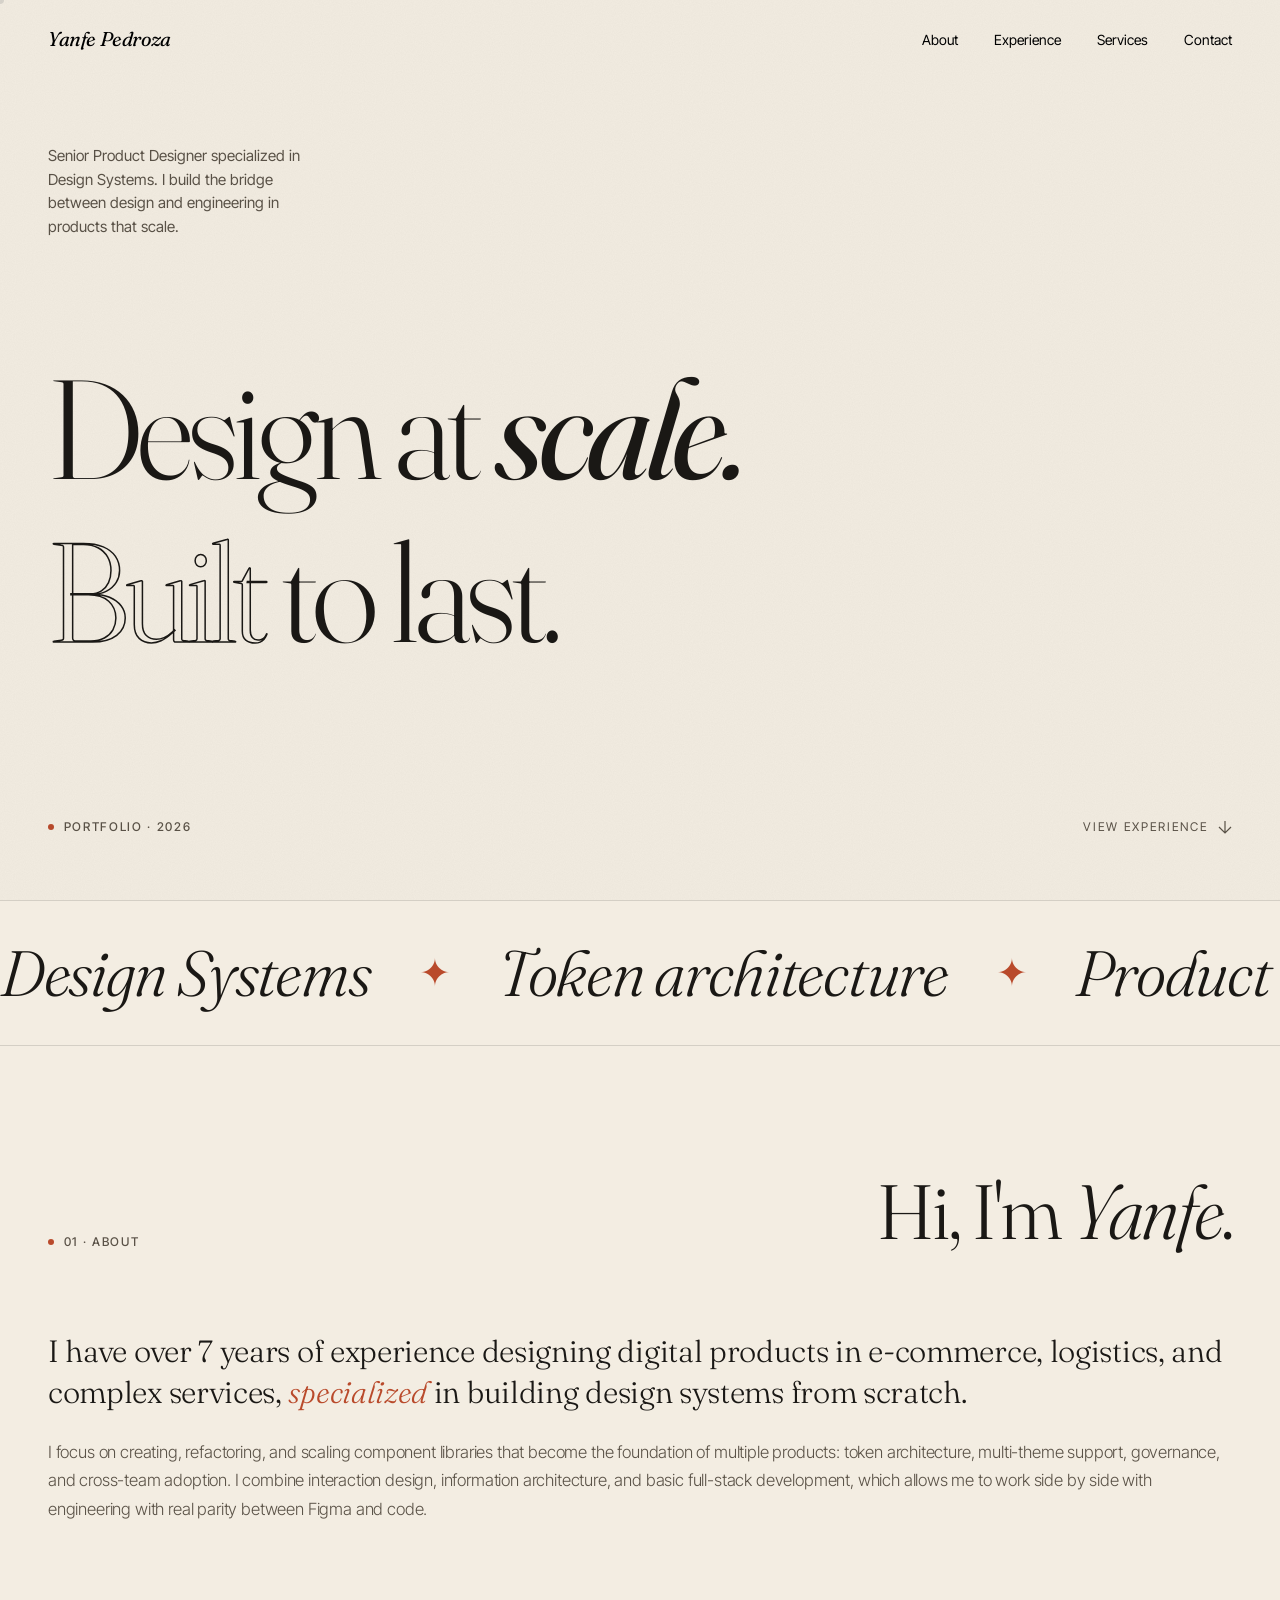
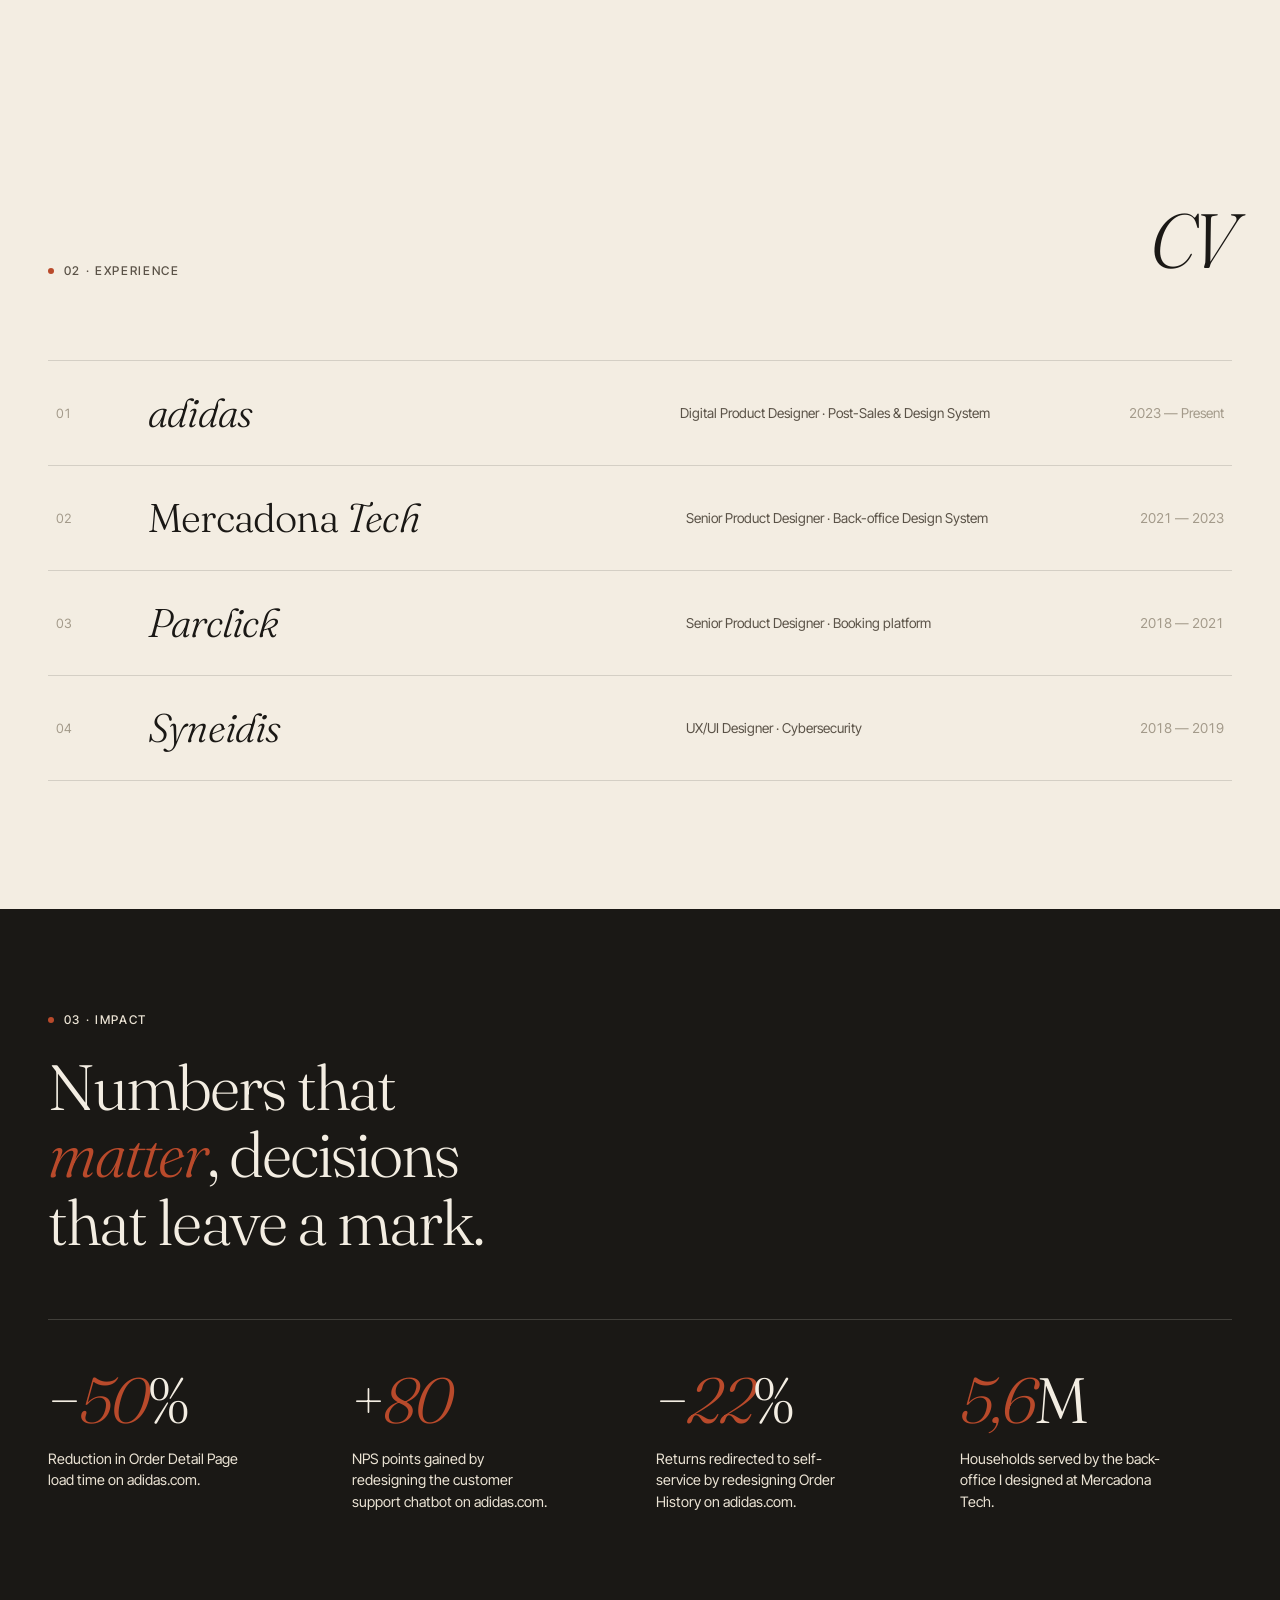
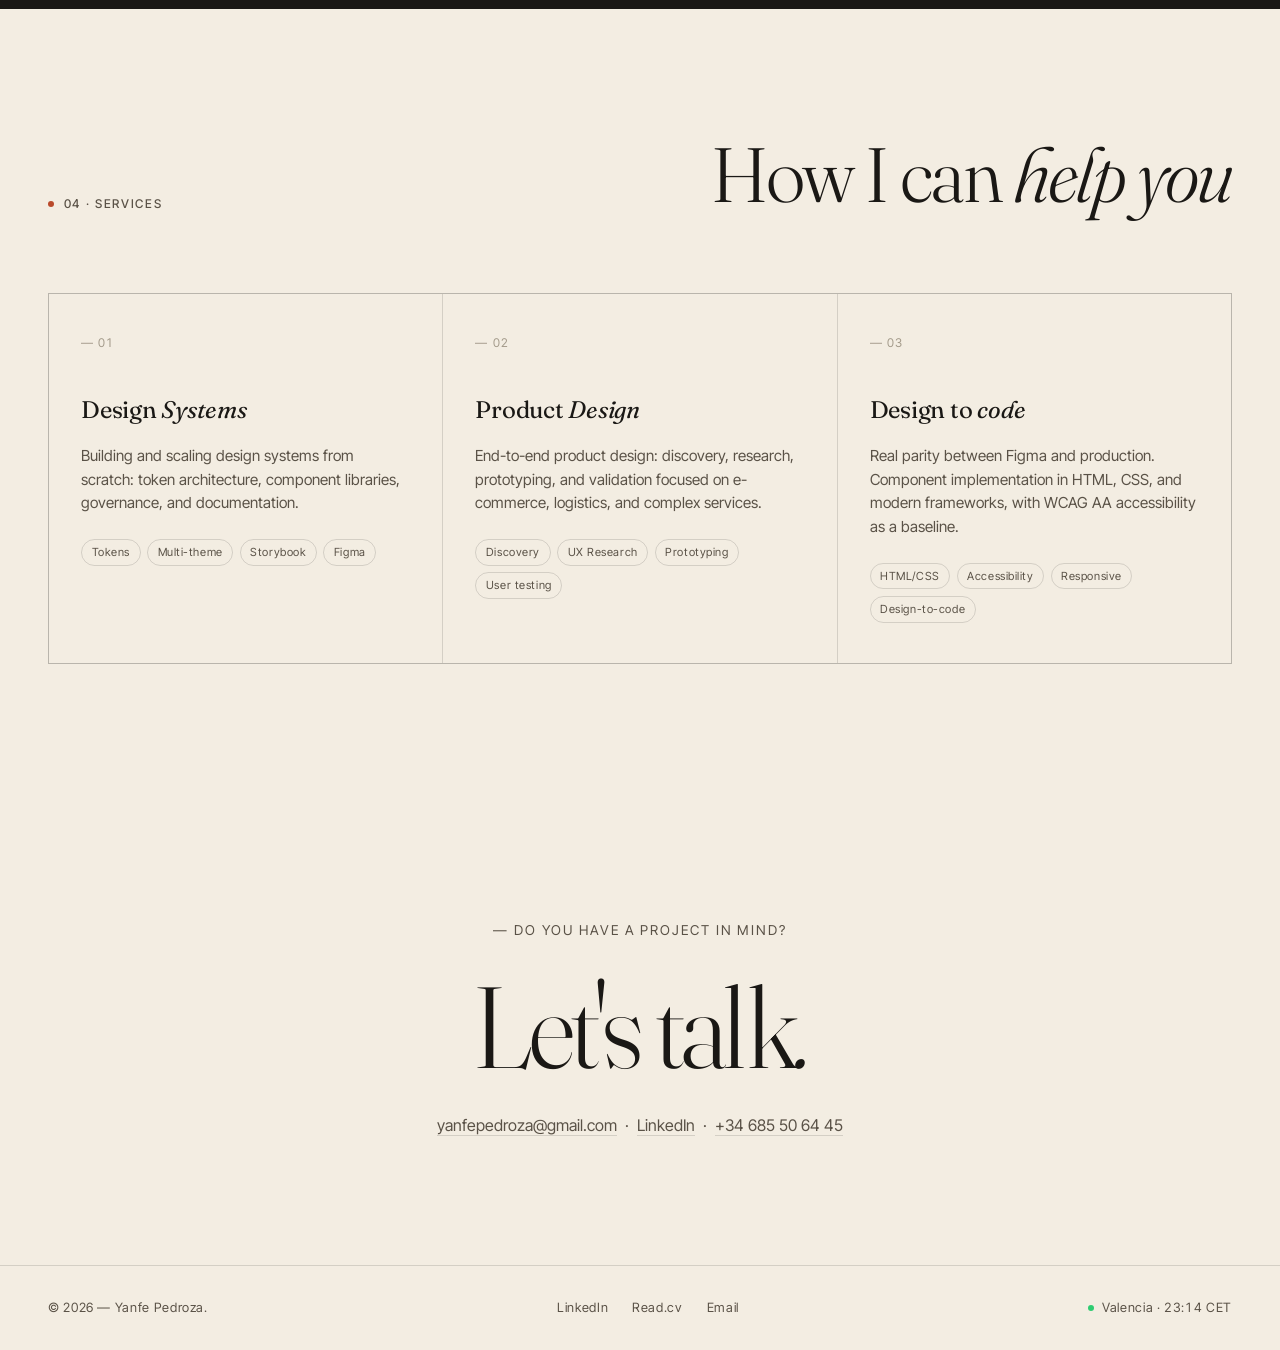
<file: index.html>
<!DOCTYPE html>
<html lang="en">
<head>
  <meta charset="UTF-8" />
  <meta name="viewport" content="width=device-width, initial-scale=1.0" />
  <meta name="description" content="Yanfe Pedroza — Senior Product Designer specialized in Design Systems. 7+ years creating scalable digital products." />
  <title>Yanfe Pedroza — Senior Product Designer</title>
  <link rel="icon" type="image/svg+xml" href="data:image/svg+xml,%3Csvg xmlns='http://www.w3.org/2000/svg' viewBox='0 0 32 32'%3E%3Ccircle cx='16' cy='16' r='6' fill='%23ffffff'/%3E%3C/svg%3E" />

  <link rel="preconnect" href="https://fonts.googleapis.com">
  <link rel="preconnect" href="https://fonts.gstatic.com" crossorigin>
  <link href="https://fonts.googleapis.com/css2?family=Fraunces:ital,opsz,wght@0,9..144,300..800;1,9..144,300..800&family=Inter+Tight:wght@300;400;500&display=swap" rel="stylesheet">
  <link rel="stylesheet" href="css/styles.css">
  
</head>
<body>

  <div class="cursor" id="cursor"></div>
  <header class="nav">
    <a href="#" class="nav__logo">Yanfe&nbsp;Pedroza</a>
    <nav class="nav__menu">
      <a href="#about" data-hover>About</a>
      <a href="#work" data-hover>Experience</a>
      <a href="#services" data-hover>Services</a>
      <a href="#contact" data-hover>Contact</a>
    </nav>
  </header>

  <section class="hero">
    <div class="hero__top">
      <p class="hero__intro fade-up">
        Senior Product Designer specialized in
        Design Systems. I build the bridge between
        design and engineering in products that scale.
      </p>
    </div>

    <h1 class="hero__title">
      <span class="reveal-line"><span>Design at <span class="it">scale.</span></span></span>
      <span class="reveal-line"><span><span class="stroke">Built</span> to last.</span></span>
    </h1>

    <div class="hero__bottom">
      <span class="label">Portfolio · 2026</span>
      <a href="#work" class="hero__scroll" data-hover>
        View experience
        <svg width="14" height="14" viewBox="0 0 14 14" fill="none">
          <path d="M7 1v12M1 7l6 6 6-6" stroke="currentColor" stroke-width="1.2"/>
        </svg>
      </a>
    </div>
  </section>

  <div class="marquee">
    <div class="marquee__track">
      <span>Design Systems</span>
      <span>Token architecture</span>
      <span>Product design</span>
      <span>Multi-theme · Multi-brand</span>
      <span>Figma → Code parity</span>
      <span>Accessibility WCAG AA</span>
      <span>Design Systems</span>
      <span>Token architecture</span>
      <span>Product design</span>
      <span>Multi-theme · Multi-brand</span>
      <span>Figma → Code parity</span>
      <span>Accessibility WCAG AA</span>
    </div>
  </div>

  <section id="about" class="container">
    <div class="section__head fade-up">
      <span class="label">01 · About</span>
      <h2 class="section__title section__title--right">Hi, I'm <em>Yanfe</em>.</h2>
    </div>

    <div class="about__grid">
      <div class="about__text fade-up">
        <p>
          I have over 7 years of experience designing digital products in
          e-commerce, logistics, and complex services,
          <em>specialized</em> in building design systems from scratch.
        </p>
        <p class="body">
          I focus on creating, refactoring, and scaling
          component libraries that become the foundation of
          multiple products: token architecture, multi-theme
          support, governance, and cross-team adoption.
          I combine interaction design, information architecture,
          and basic full-stack development, which allows me to work
          side by side with engineering with real parity between Figma
          and code.
        </p>
      </div>
    </div>
  </section>

  <section id="work" class="container">
    <div class="section__head fade-up">
      <span class="label">02 · Experience</span>
      <h2 class="section__title section__title--right"><em>CV</em></h2>
    </div>

    <div class="work__list" role="list">
      <a href="projects/order-history.html" class="work__item" role="listitem">
        <span class="work__num">01</span>
        <span class="work__name"><em>adidas</em></span>
        <span class="work__role">Digital Product Designer · Post-Sales &amp; Design System</span>
        <span class="work__year">2023 — Present</span>
      </a>
      <div class="work__item" role="listitem">
        <span class="work__num">02</span>
        <span class="work__name">Mercadona <em>Tech</em></span>
        <span class="work__role">Senior Product Designer · Back-office Design System</span>
        <span class="work__year">2021 — 2023</span>
      </div>
      <div class="work__item" role="listitem">
        <span class="work__num">03</span>
        <span class="work__name"><em>Parclick</em></span>
        <span class="work__role">Senior Product Designer · Booking platform</span>
        <span class="work__year">2018 — 2021</span>
      </div>
      <div class="work__item" role="listitem">
        <span class="work__num">04</span>
        <span class="work__name"><em>Syneidis</em></span>
        <span class="work__role">UX/UI Designer · Cybersecurity</span>
        <span class="work__year">2018 — 2019</span>
      </div>
    </div>
  </section>

  <section class="impact">
    <div class="impact__inner">
      <div class="impact__head fade-up">
        <span class="label">03 · Impact</span>
        <h2>Numbers that <em>matter</em>, decisions that leave a mark.</h2>
      </div>

      <div class="impact__grid fade-up">
        <div class="impact__cell">
          <strong>−<em>50</em>%</strong>
          <p>Reduction in Order Detail Page load time on adidas.com.</p>
        </div>
        <div class="impact__cell">
          <strong>+<em>80</em></strong>
          <p>NPS points gained by redesigning the customer support chatbot on adidas.com.</p>
        </div>
        <div class="impact__cell">
          <strong>−<em>22</em>%</strong>
          <p>Returns redirected to self-service by redesigning Order History on adidas.com.</p>
        </div>
        <div class="impact__cell">
          <strong><em>5,6</em>M</strong>
          <p>Households served by the back-office I designed at Mercadona Tech.</p>
        </div>
      </div>
    </div>
  </section>

  <section id="services" class="container">
    <div class="section__head fade-up">
      <span class="label">04 · Services</span>
      <h2 class="section__title section__title--right">How I can <em>help you</em></h2>
    </div>

    <div class="services__grid fade-up">
      <article class="service">
        <div class="service__num">— 01</div>
        <h3 class="service__title">Design <em>Systems</em></h3>
        <p class="service__desc">
          Building and scaling design systems from scratch:
          token architecture, component libraries,
          governance, and documentation.
        </p>
        <div class="service__tags">
          <span>Tokens</span><span>Multi-theme</span><span>Storybook</span><span>Figma</span>
        </div>
      </article>

      <article class="service">
        <div class="service__num">— 02</div>
        <h3 class="service__title">Product <em>Design</em></h3>
        <p class="service__desc">
          End-to-end product design: discovery, research,
          prototyping, and validation focused on e-commerce,
          logistics, and complex services.
        </p>
        <div class="service__tags">
          <span>Discovery</span><span>UX Research</span><span>Prototyping</span><span>User testing</span>
        </div>
      </article>

      <article class="service">
        <div class="service__num">— 03</div>
        <h3 class="service__title">Design to <em>code</em></h3>
        <p class="service__desc">
          Real parity between Figma and production. Component
          implementation in HTML, CSS, and modern frameworks,
          with WCAG AA accessibility as a baseline.
        </p>
        <div class="service__tags">
          <span>HTML/CSS</span><span>Accessibility</span><span>Responsive</span><span>Design-to-code</span>
        </div>
      </article>
    </div>
  </section>

  <section id="contact" class="contact">
    <p class="contact__lede fade-up">— Do you have a project in mind?</p>
    <a href="mailto:yanfepedroza@gmail.com" class="contact__cta fade-up" data-hover>
      Let's talk<em>.</em>
    </a>
    <p class="contact__sub fade-up">
      <a href="mailto:yanfepedroza@gmail.com" data-hover>yanfepedroza@gmail.com</a>
      &nbsp;·&nbsp;
      <a href="https://linkedin.com/in/yanfepedroza" target="_blank" rel="noopener" data-hover>LinkedIn</a>
      &nbsp;·&nbsp;
      <a href="tel:+34685506445" data-hover>+34 685 50 64 45</a>
    </p>
  </section>

  <footer class="footer">
    <span>© 2026 — Yanfe Pedroza.</span>
    <div class="footer__socials">
      <a href="https://linkedin.com/in/yanfepedroza" target="_blank" rel="noopener" data-hover>LinkedIn</a>
      <a href="#" data-hover>Read.cv</a>
      <a href="mailto:yanfepedroza@gmail.com" data-hover>Email</a>
    </div>
    <span class="footer__time" id="clock">Loading…</span>
  </footer>

  <script>
    const cursor = document.getElementById('cursor');
    let mouseX = 0, mouseY = 0, cursorX = 0, cursorY = 0;
    document.addEventListener('mousemove', (e) => { mouseX = e.clientX; mouseY = e.clientY; });
    function animateCursor() {
      cursorX += (mouseX - cursorX) * 0.2;
      cursorY += (mouseY - cursorY) * 0.2;
      cursor.style.transform = `translate(${cursorX}px, ${cursorY}px) translate(-50%, -50%)`;
      requestAnimationFrame(animateCursor);
    }
    animateCursor();
    document.querySelectorAll('[data-hover], a, button').forEach(el => {
      el.addEventListener('mouseenter', () => cursor.classList.add('is-hover'));
      el.addEventListener('mouseleave', () => cursor.classList.remove('is-hover'));
    });

    const io = new IntersectionObserver((entries) => {
      entries.forEach(entry => {
        if (entry.isIntersecting) {
          entry.target.classList.add('is-visible');
          io.unobserve(entry.target);
        }
      });
    }, { threshold: 0.15 });
    document.querySelectorAll('.fade-up').forEach(el => io.observe(el));

    window.addEventListener('load', () => document.body.classList.add('loaded'));

    function updateClock() {
      const now = new Date();
      const time = now.toLocaleTimeString('en-GB', {
        timeZone: 'Europe/Madrid', hour: '2-digit', minute: '2-digit'
      });
      document.getElementById('clock').textContent = `Valencia · ${time} CET`;
    }
    updateClock();
    setInterval(updateClock, 30000);
  </script>
</body>
</html>
</file>
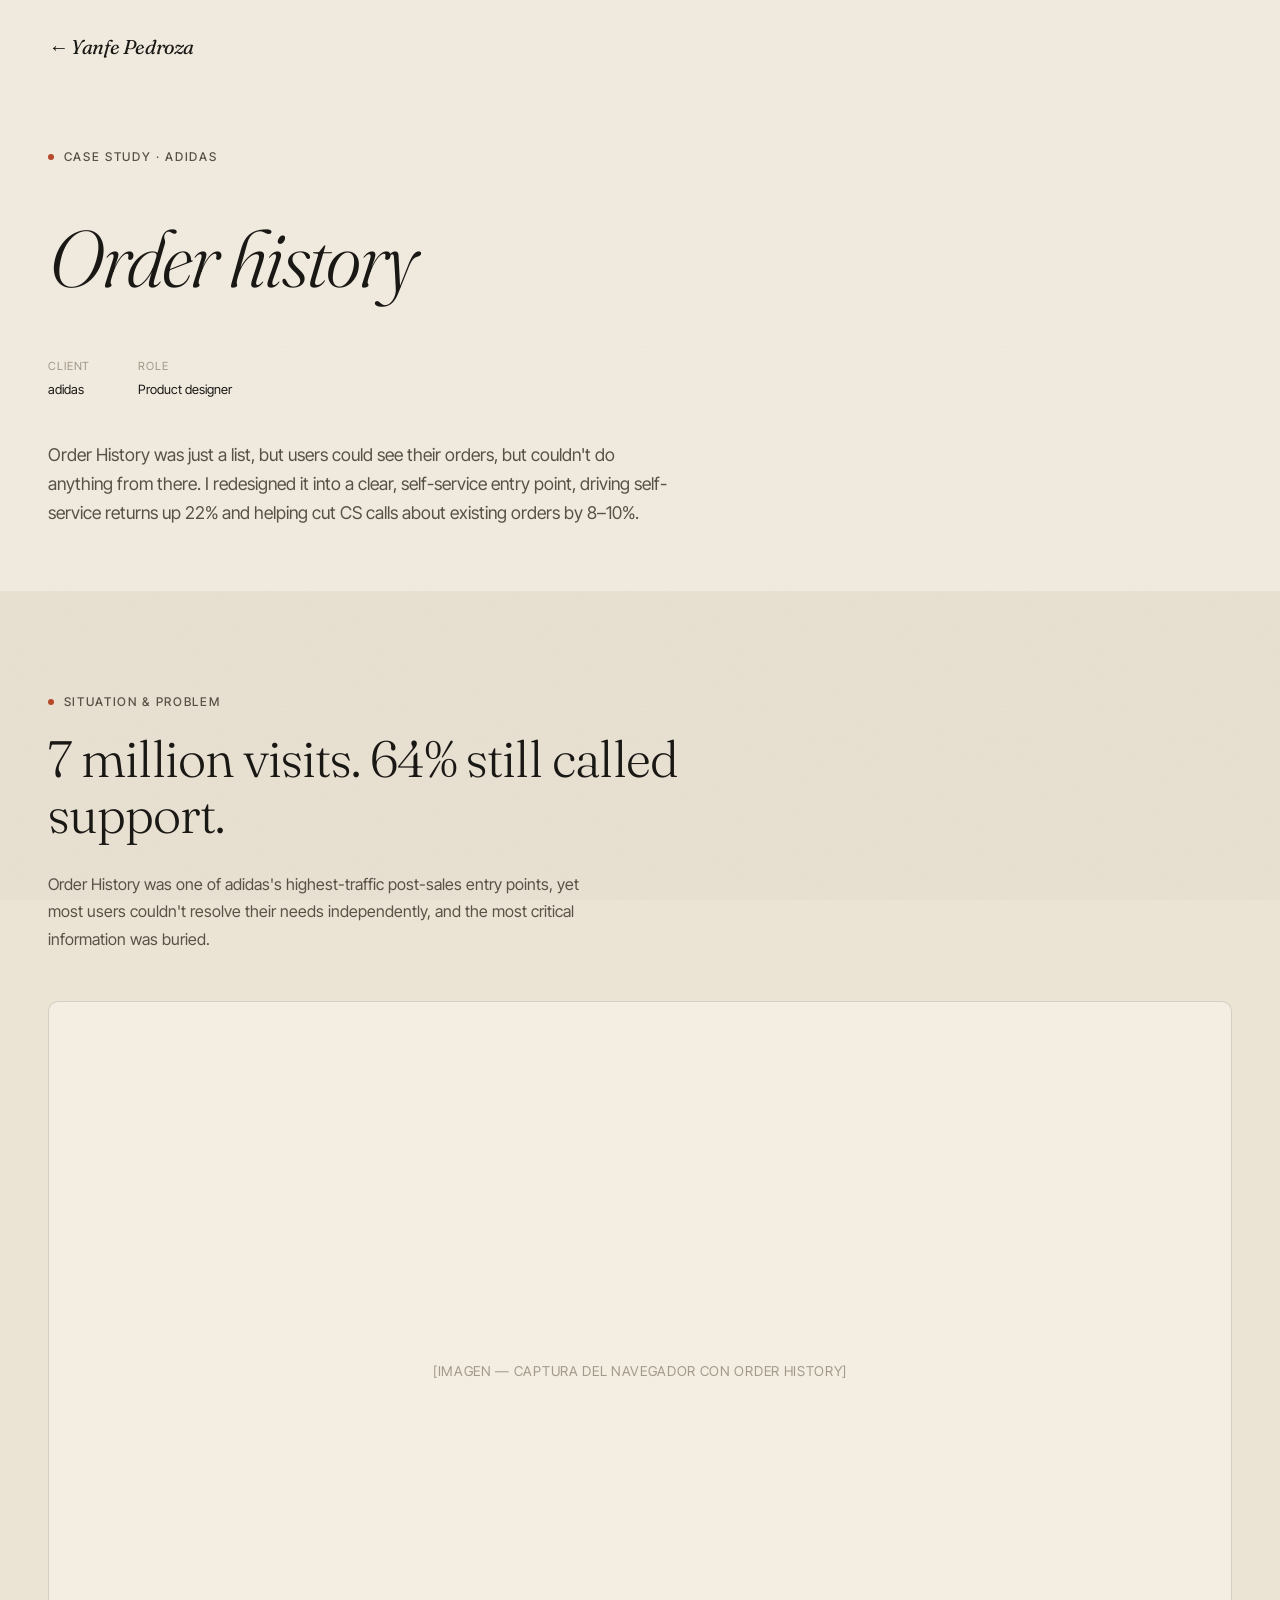
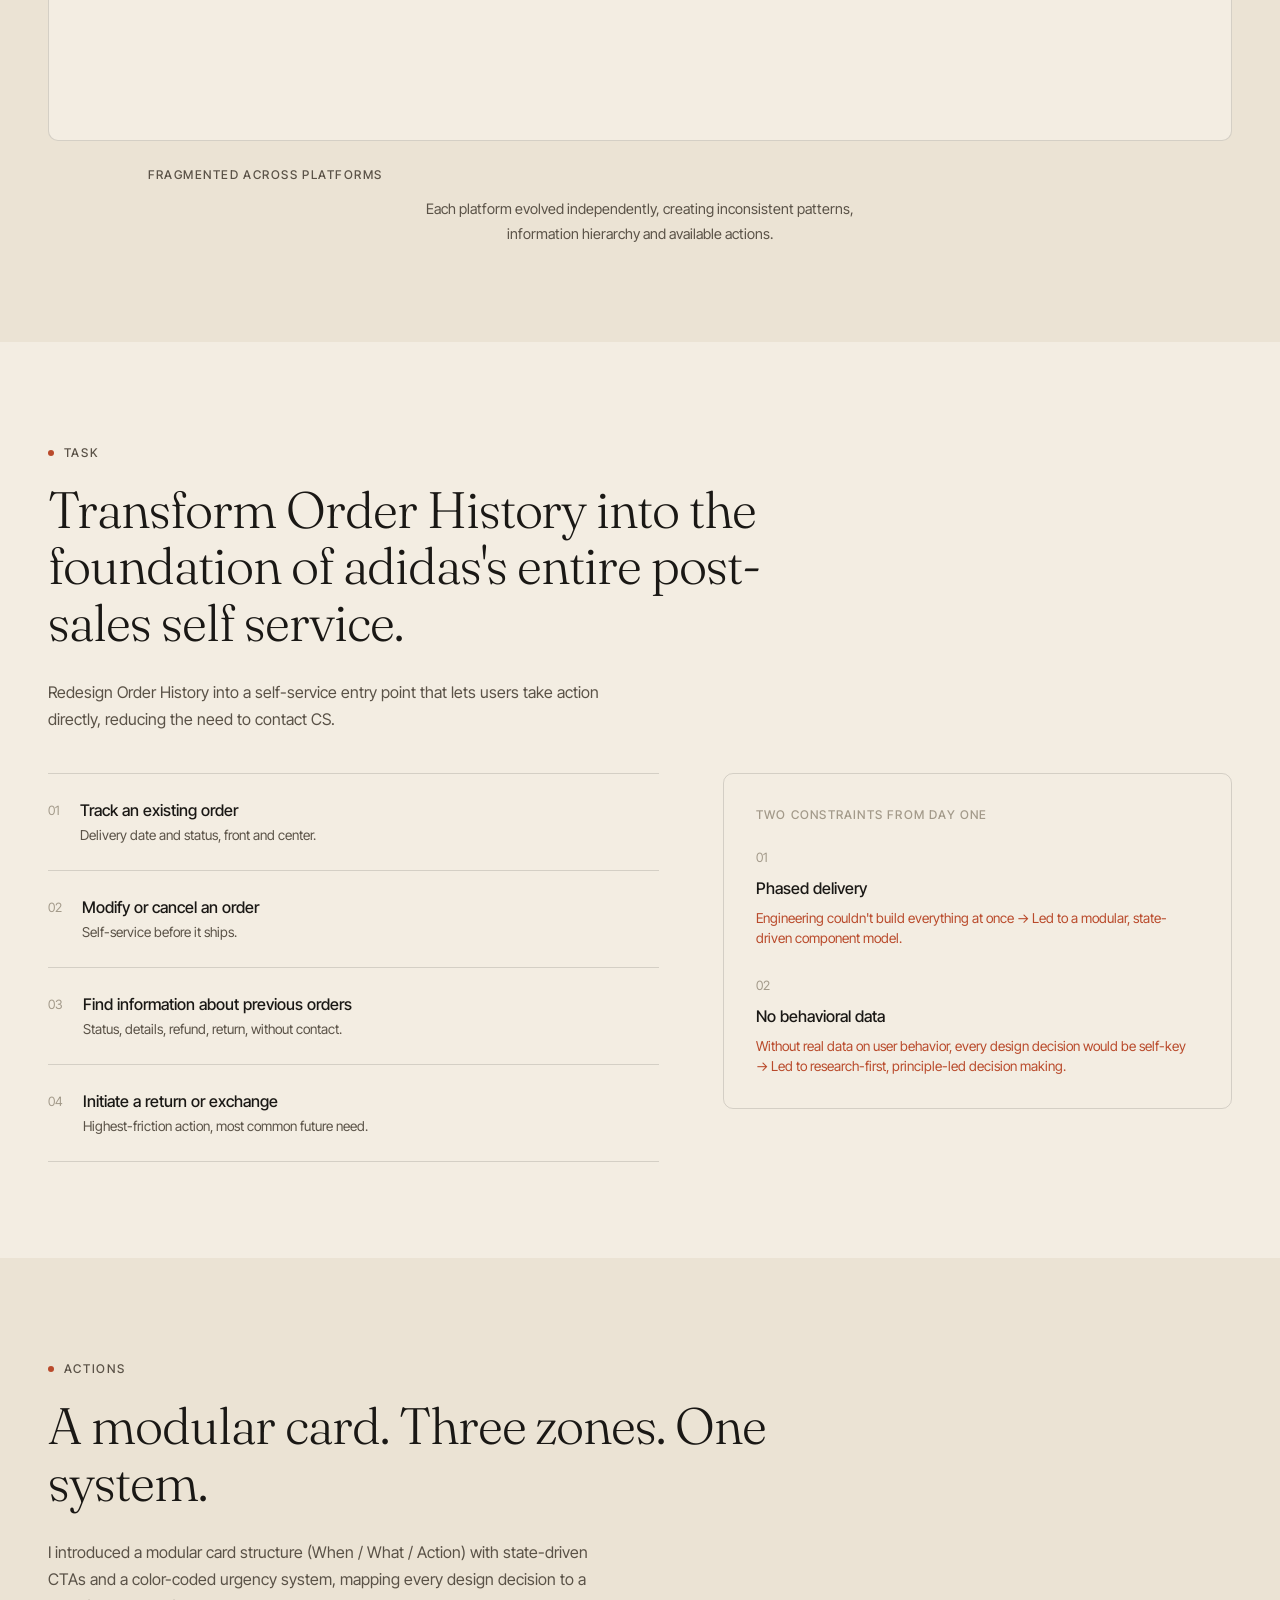
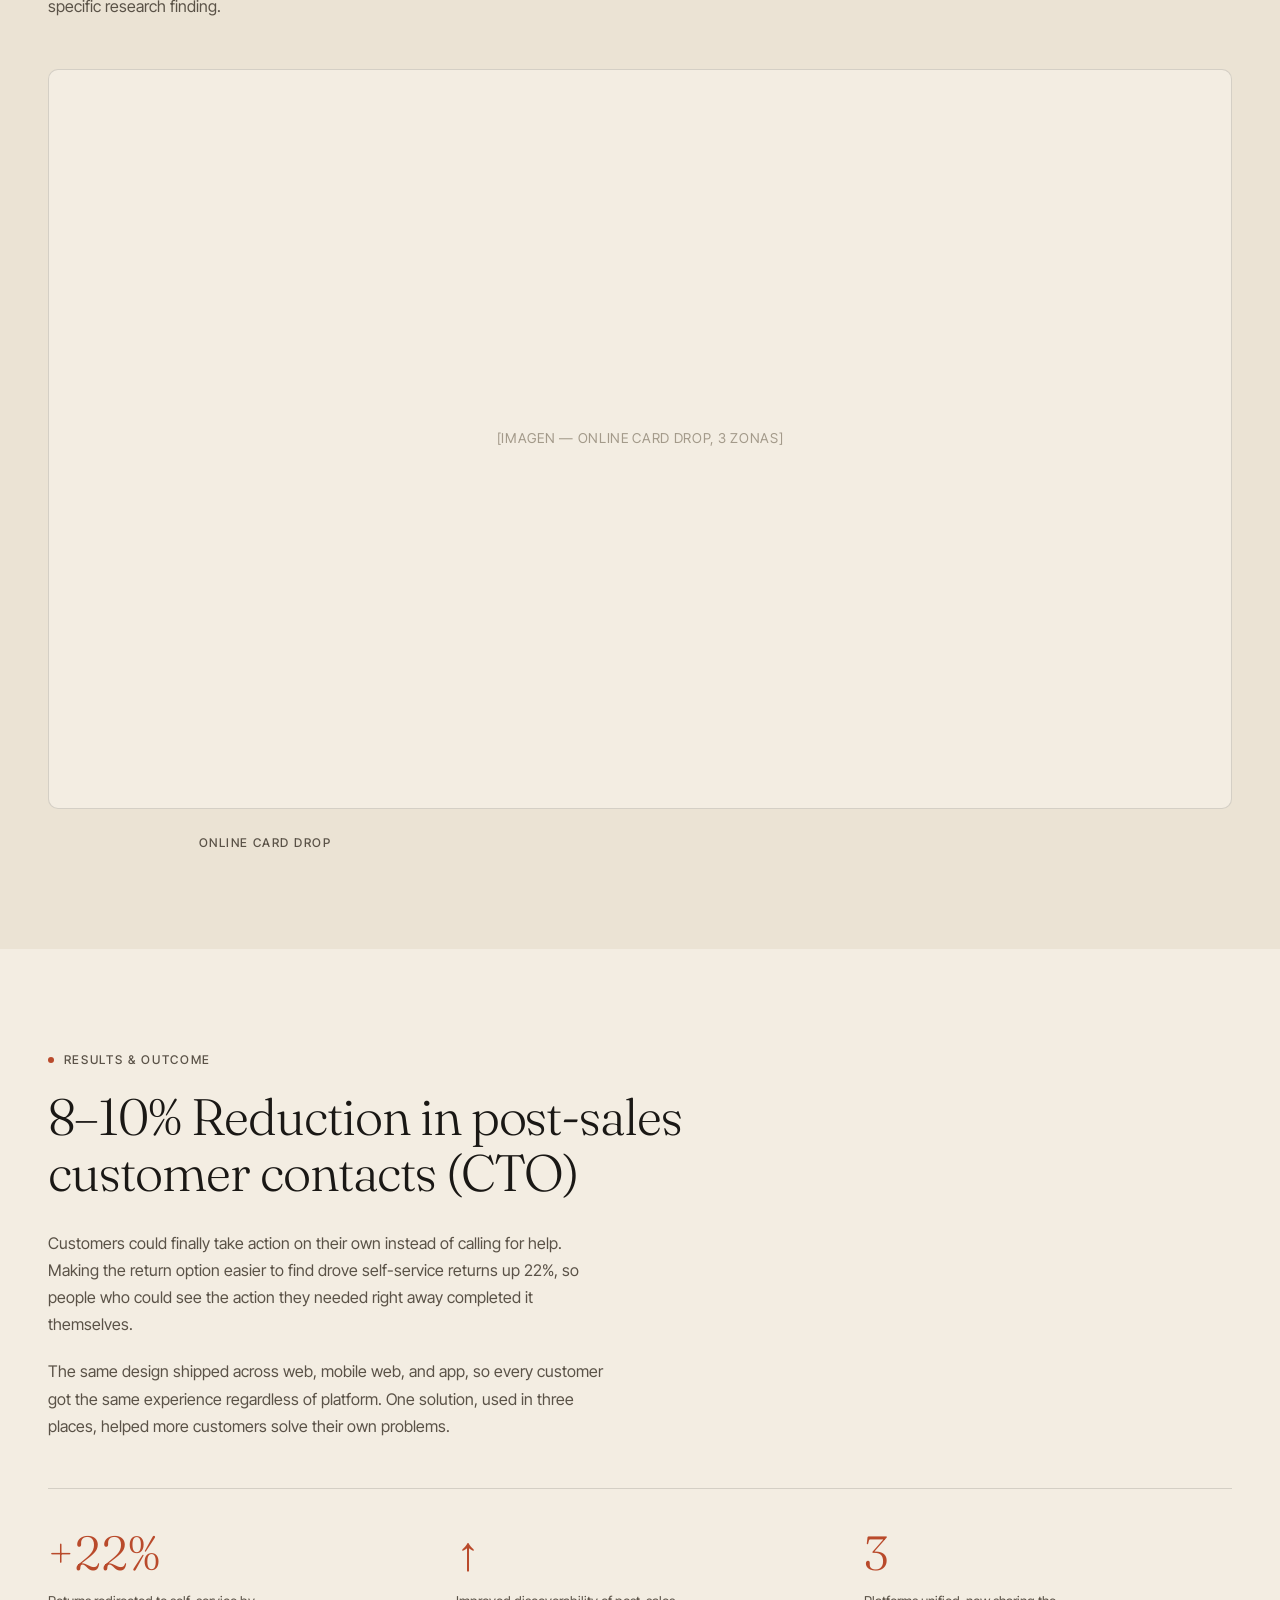
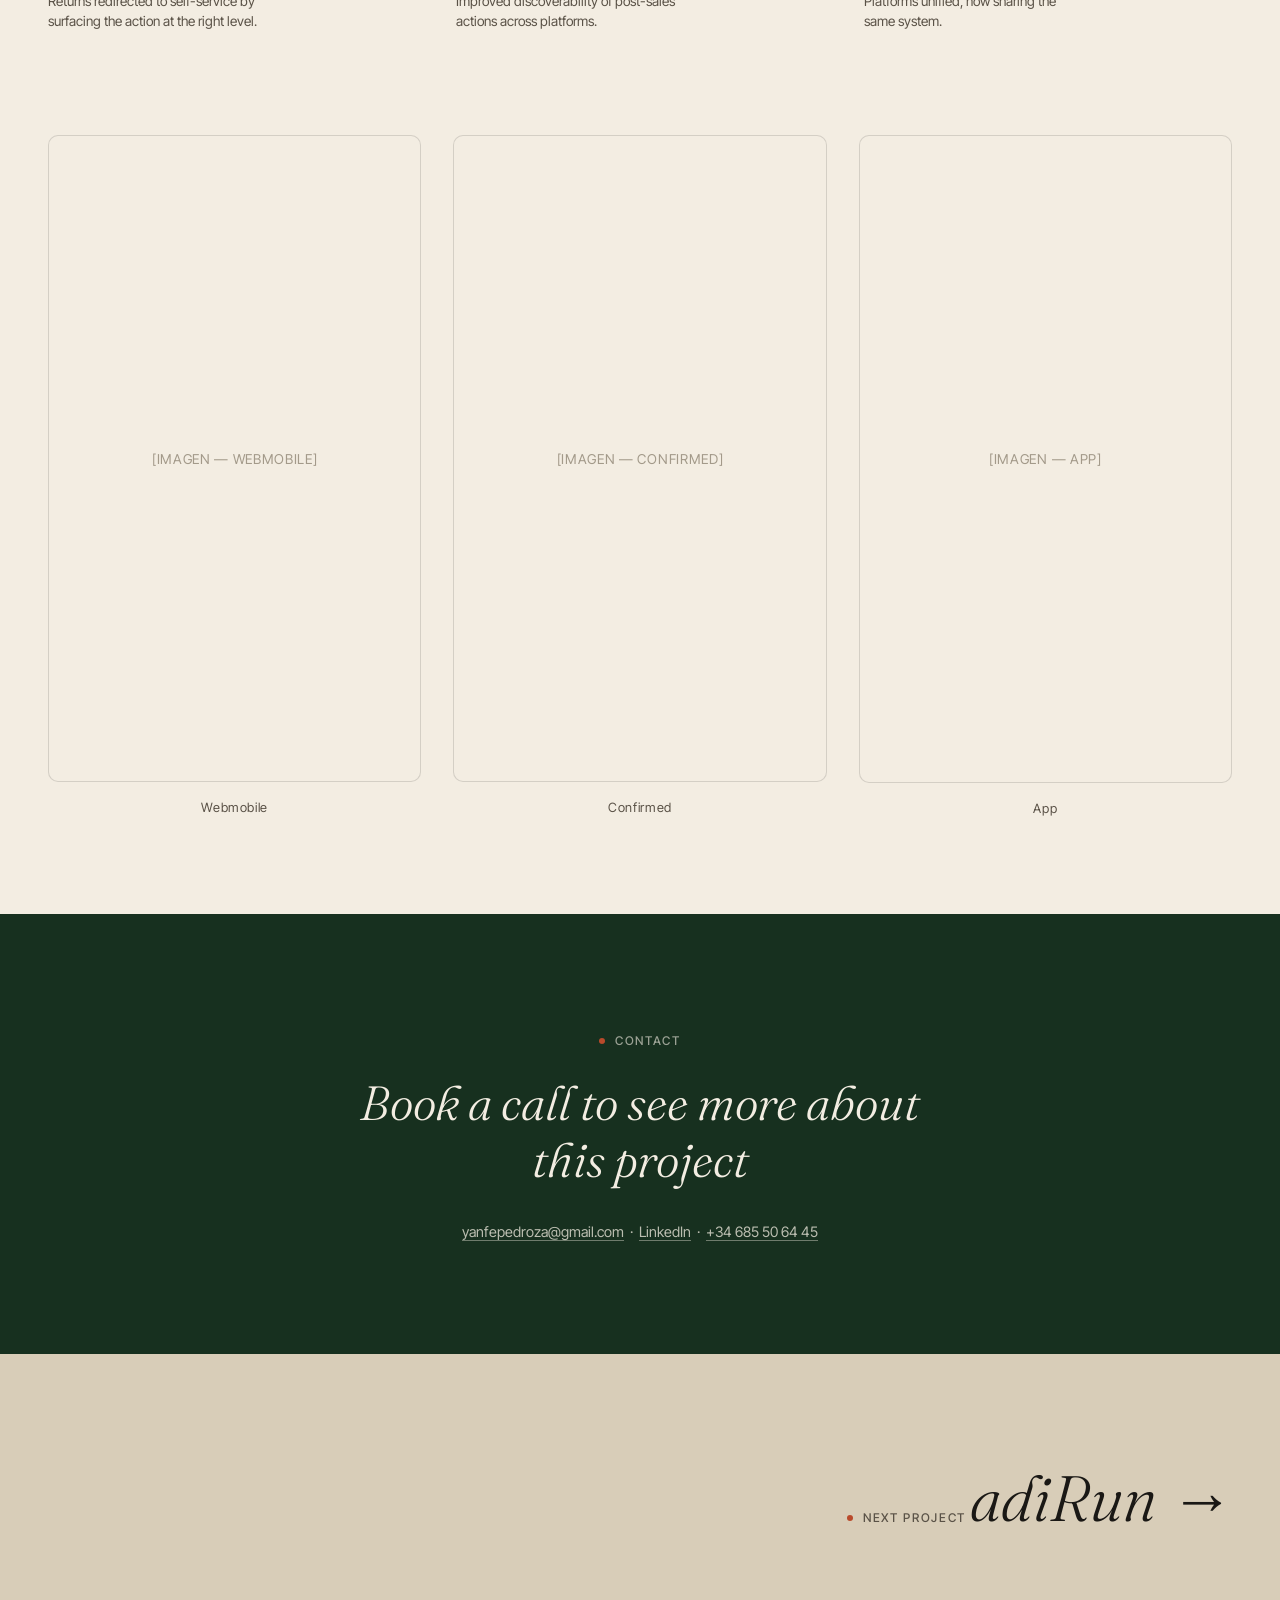
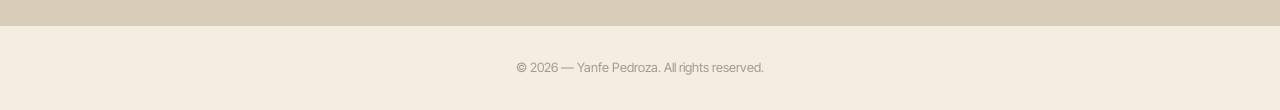
<file: projects/order-history.html>
<!DOCTYPE html>
<html lang="en">
<head>
  <meta charset="UTF-8" />
  <meta name="viewport" content="width=device-width, initial-scale=1.0" />
  <title>Order History — Yanfe Pedroza</title>

  <link rel="preconnect" href="https://fonts.googleapis.com">
  <link rel="preconnect" href="https://fonts.gstatic.com" crossorigin>
  <link href="https://fonts.googleapis.com/css2?family=Fraunces:ital,opsz,wght@0,9..144,300..800;1,9..144,300..800&family=Inter+Tight:wght@300;400;500&display=swap" rel="stylesheet">
  <link rel="stylesheet" href="../css/styles.css">

  <style>
    /* Estilos propios de las páginas de case study */
    :root {
      --cs-green: #17301f;
      --cs-tan: #d8cdb8;
    }

    body { cursor: auto; }

    .cs-nav { position: static; mix-blend-mode: normal; color: var(--ink); padding: 2rem var(--gutter); }

    .cs-header { padding: 3rem var(--gutter) 4rem; max-width: var(--max); margin: 0 auto; }
    .cs-header .label { margin-bottom: 2rem; }
    .cs-header h1 {
      font-family: var(--font-display);
      font-weight: 300;
      font-style: italic;
      font-size: clamp(2.5rem, 7vw, 5rem);
      letter-spacing: -0.03em;
      margin-bottom: 2.5rem;
    }
    .cs-meta { display: flex; gap: 3rem; margin-bottom: 2.5rem; font-size: 0.8rem; }
    .cs-meta div span { display: block; }
    .cs-meta .meta-label { color: var(--ink-mute); text-transform: uppercase; letter-spacing: 0.08em; font-size: 0.7rem; margin-bottom: 0.35rem; }
    .cs-intro { max-width: 62ch; color: var(--ink-soft); font-size: 1.1rem; line-height: 1.65; }

    .cs-section { padding: 6rem var(--gutter); }
    .cs-section--tinted { background: var(--bg-soft); }
    .cs-inner { max-width: var(--max); margin: 0 auto; }
    .cs-section h2 {
      font-family: var(--font-display);
      font-weight: 300;
      font-size: clamp(1.9rem, 4vw, 3.2rem);
      letter-spacing: -0.02em;
      line-height: 1.1;
      margin: 1.25rem 0 1.75rem;
      max-width: 24ch;
    }
    .cs-section > .cs-inner > p,
    .cs-section > p { color: var(--ink-soft); max-width: 62ch; line-height: 1.7; }

    .cs-image {
      margin: 3rem 0 1.5rem;
      border: 1px solid var(--line);
      border-radius: 10px;
      background: var(--bg);
      aspect-ratio: 16 / 10;
      display: flex;
      align-items: center;
      justify-content: center;
      color: var(--ink-mute);
      font-size: 0.85rem;
      letter-spacing: 0.05em;
      text-transform: uppercase;
      text-align: center;
      padding: 1rem;
    }
    .cs-image-caption {
      text-align: center;
      font-size: 0.75rem;
      letter-spacing: 0.12em;
      text-transform: uppercase;
      font-weight: 500;
      color: var(--ink);
      margin-top: 0.5rem;
    }
    .cs-caption-text {
      text-align: center;
      margin: 0.75rem auto 0;
      max-width: 50ch;
      color: var(--ink-soft);
      font-size: 0.9rem;
    }

    .cs-task-grid {
      display: grid;
      grid-template-columns: 1.2fr 1fr;
      gap: 4rem;
      margin-top: 2.5rem;
      align-items: start;
    }
    @media (max-width: 900px) { .cs-task-grid { grid-template-columns: 1fr; gap: 2.5rem; } }

    .cs-tasks { list-style: none; display: grid; gap: 0; }
    .cs-tasks li {
      display: flex; gap: 1.25rem;
      padding: 1.5rem 0;
      border-bottom: 1px solid var(--line);
    }
    .cs-tasks li:first-child { border-top: 1px solid var(--line); }
    .cs-tasks .num { font-size: 0.8rem; color: var(--ink-mute); flex-shrink: 0; padding-top: 0.15rem; }
    .cs-tasks strong { display: block; font-weight: 500; }
    .cs-tasks .sub { font-size: 0.85rem; color: var(--ink-soft); margin-top: 0.3rem; line-height: 1.4; }

    .cs-constraints {
      border: 1px solid var(--line);
      border-radius: 10px;
      padding: 2rem;
    }
    .cs-constraints h3 {
      font-size: 0.75rem;
      letter-spacing: 0.1em;
      text-transform: uppercase;
      color: var(--ink-mute);
      margin-bottom: 1.5rem;
      font-weight: 500;
    }
    .cs-constraint { margin-bottom: 1.75rem; }
    .cs-constraint:last-child { margin-bottom: 0; }
    .cs-constraint .num { font-size: 0.8rem; color: var(--ink-mute); display: block; margin-bottom: 0.5rem; }
    .cs-constraint strong { display: block; font-weight: 500; margin-bottom: 0.5rem; }
    .cs-constraint .insight {
      font-size: 0.85rem;
      color: var(--accent);
      line-height: 1.5;
    }

    .cs-results {
      display: grid;
      grid-template-columns: repeat(3, 1fr);
      gap: 2.5rem;
      margin-top: 3rem;
      border-top: 1px solid var(--line);
      padding-top: 2.5rem;
    }
    .cs-results strong {
      font-family: var(--font-display);
      font-weight: 300;
      font-size: clamp(2rem, 4vw, 3rem);
      display: block;
      color: var(--accent);
      line-height: 1;
    }
    .cs-results p { margin-top: 0.85rem; font-size: 0.85rem; color: var(--ink-soft); line-height: 1.5; max-width: 28ch; }
    @media (max-width: 768px) { .cs-results { grid-template-columns: 1fr; gap: 2rem; } }

    .cs-phones { display: grid; grid-template-columns: repeat(3, 1fr); gap: 2rem; margin-top: 3.5rem; }
    .cs-phones .cs-image { aspect-ratio: 3/5.2; margin-bottom: 0; }
    .cs-phones figcaption { text-align: center; margin-top: 1rem; font-size: 0.8rem; letter-spacing: 0.05em; color: var(--ink-soft); }
    @media (max-width: 768px) { .cs-phones { grid-template-columns: 1fr; max-width: 280px; margin-inline: auto; } }

    .cs-contact {
      background: var(--cs-green);
      color: var(--bg);
      padding: 7rem var(--gutter);
      text-align: center;
    }
    .cs-contact .label { color: rgba(243,237,226,0.6); justify-content: center; }
    .cs-contact .label::before { background: var(--accent); }
    .cs-contact h2 {
      font-family: var(--font-display);
      font-weight: 300;
      font-style: italic;
      font-size: clamp(1.8rem, 4vw, 3rem);
      max-width: 20ch;
      margin: 1.5rem auto 2rem;
      line-height: 1.2;
    }
    .cs-contact p { font-size: 0.9rem; color: rgba(243,237,226,0.75); }
    .cs-contact a { border-bottom: 1px solid rgba(243,237,226,0.4); }

    .cs-next {
      background: var(--cs-tan);
      padding: 5rem var(--gutter);
      text-align: right;
    }
    .cs-next .label { justify-content: flex-end; }
    .cs-next a {
      font-family: var(--font-display);
      font-style: italic;
      font-weight: 300;
      font-size: clamp(2.2rem, 6vw, 4rem);
      display: inline-flex;
      align-items: center;
      gap: 1.5rem;
      margin-top: 1rem;
    }

    .cs-footer {
      padding: 2rem var(--gutter);
      text-align: center;
      font-size: 0.8rem;
      color: var(--ink-mute);
    }
  </style>
</head>
<body>

  <header class="nav cs-nav">
    <a href="../index.html" class="nav__logo">← Yanfe&nbsp;Pedroza</a>
  </header>

  <!-- Cabecera del case study -->
  <section class="cs-header">
    <span class="label">Case Study · adidas</span>
    <h1>Order history</h1>

    <div class="cs-meta">
      <div><span class="meta-label">Client</span><span>adidas</span></div>
      <div><span class="meta-label">Role</span><span>Product designer</span></div>
    </div>

    <p class="cs-intro">
      Order History was just a list, but users could see their orders, but couldn't do anything from there. I redesigned it into a clear, self-service entry point, driving self-service returns up 22% and helping cut CS calls about existing orders by 8–10%.
    </p>
  </section>

  <!-- Situación y problema -->
  <section class="cs-section cs-section--tinted">
    <div class="cs-inner">
      <span class="label">Situation &amp; Problem</span>
      <h2>7 million visits. 64% still called support.</h2>
      <p>
        Order History was one of adidas's highest-traffic post-sales entry points, yet most users couldn't resolve their needs independently, and the most critical information was buried.
      </p>

      <div class="cs-image">[IMAGEN — captura del navegador con Order History]</div>
      <p class="cs-image-caption">Fragmented across platforms</p>
      <p class="cs-caption-text">
        Each platform evolved independently, creating inconsistent patterns, information hierarchy and available actions.
      </p>
    </div>
  </section>

  <!-- Tarea -->
  <section class="cs-section">
    <div class="cs-inner">
      <span class="label">Task</span>
      <h2>Transform Order History into the foundation of adidas's entire post-sales self service.</h2>
      <p>
        Redesign Order History into a self-service entry point that lets users take action directly, reducing the need to contact CS.
      </p>

      <div class="cs-task-grid">
        <ul class="cs-tasks">
          <li>
            <span class="num">01</span>
            <div><strong>Track an existing order</strong><span class="sub">Delivery date and status, front and center.</span></div>
          </li>
          <li>
            <span class="num">02</span>
            <div><strong>Modify or cancel an order</strong><span class="sub">Self-service before it ships.</span></div>
          </li>
          <li>
            <span class="num">03</span>
            <div><strong>Find information about previous orders</strong><span class="sub">Status, details, refund, return, without contact.</span></div>
          </li>
          <li>
            <span class="num">04</span>
            <div><strong>Initiate a return or exchange</strong><span class="sub">Highest-friction action, most common future need.</span></div>
          </li>
        </ul>

        <div class="cs-constraints">
          <h3>Two constraints from day one</h3>
          <div class="cs-constraint">
            <span class="num">01</span>
            <strong>Phased delivery</strong>
            <p class="insight">Engineering couldn't build everything at once → Led to a modular, state-driven component model.</p>
          </div>
          <div class="cs-constraint">
            <span class="num">02</span>
            <strong>No behavioral data</strong>
            <p class="insight">Without real data on user behavior, every design decision would be self-key → Led to research-first, principle-led decision making.</p>
          </div>
        </div>
      </div>
    </div>
  </section>

  <!-- Acciones -->
  <section class="cs-section cs-section--tinted">
    <div class="cs-inner">
      <span class="label">Actions</span>
      <h2>A modular card. Three zones. One system.</h2>
      <p>
        I introduced a modular card structure (When / What / Action) with state-driven CTAs and a color-coded urgency system, mapping every design decision to a specific research finding.
      </p>

      <div class="cs-image">[IMAGEN — online card drop, 3 zonas]</div>
      <p class="cs-image-caption">Online card drop</p>
    </div>
  </section>

  <!-- Resultados -->
  <section class="cs-section">
    <div class="cs-inner">
      <span class="label">Results &amp; Outcome</span>
      <h2>8–10% Reduction in post-sales customer contacts (CTO)</h2>
      <p>
        Customers could finally take action on their own instead of calling for help. Making the return option easier to find drove self-service returns up 22%, so people who could see the action they needed right away completed it themselves.
      </p>
      <p style="margin-top: 1.25rem;">
        The same design shipped across web, mobile web, and app, so every customer got the same experience regardless of platform. One solution, used in three places, helped more customers solve their own problems.
      </p>

      <div class="cs-results">
        <div><strong>+22%</strong><p>Returns redirected to self-service by surfacing the action at the right level.</p></div>
        <div><strong>↑</strong><p>Improved discoverability of post-sales actions across platforms.</p></div>
        <div><strong>3</strong><p>Platforms unified, now sharing the same system.</p></div>
      </div>

      <div class="cs-phones">
        <figure>
          <div class="cs-image">[IMAGEN — Webmobile]</div>
          <figcaption>Webmobile</figcaption>
        </figure>
        <figure>
          <div class="cs-image">[IMAGEN — Confirmed]</div>
          <figcaption>Confirmed</figcaption>
        </figure>
        <figure>
          <div class="cs-image">[IMAGEN — App]</div>
          <figcaption>App</figcaption>
        </figure>
      </div>
    </div>
  </section>

  <!-- Contacto -->
  <section class="cs-contact">
    <span class="label">Contact</span>
    <h2>Book a call to see more about this project</h2>
    <p>
      <a href="mailto:yanfepedroza@gmail.com">yanfepedroza@gmail.com</a>
      &nbsp;·&nbsp;
      <a href="https://linkedin.com/in/yanfepedroza" target="_blank" rel="noopener">LinkedIn</a>
      &nbsp;·&nbsp;
      <a href="tel:+34685506445">+34 685 50 64 45</a>
    </p>
  </section>

  <!-- Siguiente proyecto -->
  <div class="cs-next">
    <span class="label">Next project</span>
    <a href="adirun.html">adiRun →</a>
  </div>

  <footer class="cs-footer">
    © 2026 — Yanfe Pedroza. All rights reserved.
  </footer>

</body>
</html>
</file>
<file: css/styles.css>
:root {
  --bg:        #f3ede2;
  --bg-soft:   #ebe3d4;
  --ink:       #1a1815;
  --ink-soft:  #5a5247;
  --ink-mute:  #a39a8a;
  --accent:    #b94a2b;
  --line:      rgba(26, 24, 21, 0.14);
  --font-display: 'Fraunces', 'Times New Roman', serif;
  --font-body:    'Inter Tight', system-ui, sans-serif;
  --gutter:    clamp(1.25rem, 4vw, 3rem);
  --max:       1320px;
  --ease:      cubic-bezier(0.65, 0, 0.35, 1);
}

*, *::before, *::after { box-sizing: border-box; margin: 0; padding: 0; }
html { scroll-behavior: smooth; }

body {
  font-family: var(--font-body);
  background: var(--bg);
  color: var(--ink);
  font-weight: 400;
  line-height: 1.5;
  -webkit-font-smoothing: antialiased;
  overflow-x: hidden;
  cursor: none;
}

body::before {
  content: '';
  position: fixed; inset: 0;
  pointer-events: none;
  z-index: 9998;
  opacity: 0.35;
  mix-blend-mode: multiply;
  background-image: url("data:image/svg+xml;utf8,<svg xmlns='http://www.w3.org/2000/svg' width='180' height='180'><filter id='n'><feTurbulence type='fractalNoise' baseFrequency='0.9' numOctaves='2' stitchTiles='stitch'/><feColorMatrix values='0 0 0 0 0  0 0 0 0 0  0 0 0 0 0  0 0 0 0.08 0'/></filter><rect width='100%' height='100%' filter='url(%23n)'/></svg>");
}

a { color: inherit; text-decoration: none; }
img { max-width: 100%; display: block; }
button { font: inherit; cursor: none; background: none; border: 0; color: inherit; }
::selection { background: var(--ink); color: var(--bg); }

.cursor {
  position: fixed;
  top: 0; left: 0;
  width: 8px; height: 8px;
  background: var(--ink);
  border-radius: 50%;
  pointer-events: none;
  z-index: 10000;
  transform: translate(-50%, -50%);
  transition: width .25s var(--ease), height .25s var(--ease), background .25s var(--ease);
  mix-blend-mode: difference;
}
.cursor.is-hover { width: 56px; height: 56px; background: var(--bg); }
@media (hover: none) {
  body { cursor: auto; }
  a, button { cursor: pointer; }
  .cursor { display: none; }
}

.container { max-width: var(--max); margin: 0 auto; padding-inline: var(--gutter); }

.label {
  font-size: 0.75rem;
  letter-spacing: 0.14em;
  text-transform: uppercase;
  font-weight: 500;
  color: var(--ink-soft);
  display: inline-flex;
  align-items: center;
  gap: 0.6rem;
}
.label::before {
  content: '';
  width: 6px; height: 6px;
  background: var(--accent);
  border-radius: 50%;
}

.nav {
  position: fixed;
  top: 0; left: 0; right: 0;
  z-index: 100;
  padding: 1.5rem var(--gutter);
  display: flex;
  align-items: center;
  justify-content: space-between;
  mix-blend-mode: difference;
  color: #f3ede2;
}
.nav__logo {
  font-family: var(--font-display);
  font-style: italic;
  font-size: 1.25rem;
  letter-spacing: -0.02em;
}
.nav__menu { display: flex; gap: 2.25rem; font-size: 0.875rem; }
.nav__menu a { position: relative; }
.nav__menu a::after {
  content: '';
  position: absolute;
  left: 0; bottom: -4px;
  width: 100%; height: 1px;
  background: currentColor;
  transform: scaleX(0);
  transform-origin: right;
  transition: transform .4s var(--ease);
}
.nav__menu a:hover::after { transform: scaleX(1); transform-origin: left; }
@media (max-width: 640px) { .nav__menu { display: none; } }

.hero {
  min-height: 100vh;
  padding: 9rem var(--gutter) 4rem;
  display: flex;
  flex-direction: column;
  justify-content: space-between;
  max-width: var(--max);
  margin: 0 auto;
}
.hero__top { display: flex; justify-content: space-between; align-items: flex-start; gap: 2rem; }
.hero__intro { max-width: 30ch; font-size: 0.95rem; color: var(--ink-soft); line-height: 1.55; }
.hero__meta {
  text-align: right;
  font-size: 0.75rem;
  letter-spacing: 0.12em;
  text-transform: uppercase;
  color: var(--ink-soft);
  line-height: 1.8;
}
.hero__meta span { display: block; }

.hero__title {
  font-family: var(--font-display);
  font-weight: 300;
  font-size: clamp(3rem, 11vw, 11rem);
  line-height: 1.02;
  letter-spacing: -0.04em;
  margin-top: 3rem;
}
.hero__title .it { font-style: italic; font-weight: 400; }
.hero__title .stroke { -webkit-text-stroke: 1.5px var(--ink); color: transparent; }

.reveal-line {
  display: block;
  overflow: hidden;
  padding-bottom: 0.14em;
}
.reveal-line > span {
  display: block;
  transform: translateY(110%);
  transition: transform 1s var(--ease);
}
.loaded .reveal-line > span { transform: translateY(0); }
.reveal-line:nth-of-type(1) > span { transition-delay: .15s; }
.reveal-line:nth-of-type(2) > span { transition-delay: .3s; }
.reveal-line:nth-of-type(3) > span { transition-delay: .45s; }

.hero__bottom {
  margin-top: 4rem;
  display: flex;
  justify-content: space-between;
  align-items: flex-end;
  gap: 2rem;
  flex-wrap: wrap;
}
.hero__scroll {
  font-size: 0.75rem;
  letter-spacing: 0.14em;
  text-transform: uppercase;
  display: flex;
  align-items: center;
  gap: 0.6rem;
  color: var(--ink-soft);
}
.hero__scroll svg { animation: bounce 2s ease-in-out infinite; }
@keyframes bounce { 0%,100%{transform:translateY(0)} 50%{transform:translateY(4px)} }

.marquee {
  border-top: 1px solid var(--line);
  border-bottom: 1px solid var(--line);
  padding: 1.5rem 0;
  overflow: hidden;
  white-space: nowrap;
  font-family: var(--font-display);
  font-size: clamp(2rem, 5vw, 4rem);
  font-style: italic;
  font-weight: 300;
  letter-spacing: -0.02em;
}
.marquee__track {
  display: inline-flex;
  gap: 3rem;
  animation: scroll 50s linear infinite;
  padding-right: 3rem;
}
.marquee__track span { display: inline-flex; align-items: center; gap: 3rem; }
.marquee__track span::after {
  content: '✦';
  font-size: 0.6em;
  color: var(--accent);
  font-style: normal;
}
@keyframes scroll { from{transform:translateX(0)} to{transform:translateX(-50%)} }

section { padding: 8rem 0; }
.section__head {
  display: grid;
  grid-template-columns: 1fr 2fr;
  gap: 3rem;
  margin-bottom: 5rem;
  align-items: end;
}
.section__title {
  font-family: var(--font-display);
  font-weight: 300;
  font-size: clamp(2.5rem, 6vw, 5rem);
  line-height: 1;
  letter-spacing: -0.03em;
}
.section__title em { font-style: italic; }
.section__title--right {
  text-align: right;
  justify-self: end;
}
@media (max-width: 768px) {
  .section__head { grid-template-columns: 1fr; gap: 1.5rem; }
  section { padding: 5rem 0; }
  .section__title--right { text-align: left; justify-self: start; }
}

.about__grid {
  display: grid;
  grid-template-columns: 1fr;
  gap: 0;
  align-items: start;
}
.about__text p {
  font-family: var(--font-display);
  font-weight: 300;
  font-size: clamp(1.5rem, 2.4vw, 2rem);
  line-height: 1.35;
  letter-spacing: -0.01em;
  margin-bottom: 1.5rem;
}
.about__text p em { font-style: italic; color: var(--accent); }
.about__text .body {
  font-family: var(--font-body);
  font-size: clamp(1.05rem, 1.2vw, 1.2rem);
  color: var(--ink-soft);
  line-height: 1.7;
}
@media (max-width: 768px) { .about__grid { grid-template-columns: 1fr; } }

.work__list { border-top: 1px solid var(--line); }
.work__item {
  display: grid;
  grid-template-columns: 60px 1.2fr 1fr auto;
  gap: 2rem;
  padding: 2rem 0.5rem;
  border-bottom: 1px solid var(--line);
  align-items: center;
  cursor: none;
}
.work__num { font-size: 0.8rem; color: var(--ink-mute); font-variant-numeric: tabular-nums; }
.work__name {
  font-family: var(--font-display);
  font-weight: 300;
  font-size: clamp(1.5rem, 3.5vw, 2.5rem);
  letter-spacing: -0.02em;
  line-height: 1;
}
.work__name em { font-style: italic; }
.work__role { font-size: 0.85rem; color: var(--ink-soft); line-height: 1.4; }
.work__year { font-size: 0.85rem; color: var(--ink-mute); font-variant-numeric: tabular-nums; text-align: right; }
@media (max-width: 768px) {
  .work__item { grid-template-columns: 40px 1fr; grid-template-rows: auto auto; gap: 0.5rem 1rem; }
  .work__role, .work__year { grid-column: 2; font-size: 0.75rem; text-align: left; }
}

.impact {
  background: var(--ink);
  color: var(--bg);
  padding: 6rem var(--gutter);
}
.impact__inner { max-width: var(--max); margin: 0 auto; }
.impact__head { max-width: 50ch; margin-bottom: 4rem; }
.impact__head .label { color: var(--bg-soft); }
.impact__head h2 {
  font-family: var(--font-display);
  font-weight: 300;
  font-size: clamp(2rem, 5vw, 4rem);
  line-height: 1.05;
  letter-spacing: -0.03em;
  margin-top: 1.5rem;
}
.impact__head h2 em { font-style: italic; color: var(--accent); }
.impact__grid {
  display: grid;
  grid-template-columns: repeat(4, 1fr);
  gap: 2rem;
  border-top: 1px solid rgba(243, 237, 226, 0.18);
  padding-top: 3rem;
}
.impact__cell strong {
  font-family: var(--font-display);
  font-weight: 300;
  font-size: clamp(2.5rem, 5vw, 4rem);
  display: block;
  line-height: 1;
  letter-spacing: -0.03em;
}
.impact__cell strong em { font-style: italic; color: var(--accent); }
.impact__cell p {
  margin-top: 1rem;
  font-size: 0.9rem;
  color: var(--bg-soft);
  line-height: 1.5;
  max-width: 26ch;
}
@media (max-width: 768px) { .impact__grid { grid-template-columns: 1fr 1fr; gap: 2.5rem; } }

.services__grid {
  display: grid;
  grid-template-columns: repeat(3, 1fr);
  gap: 1px;
  background: var(--line);
  border: 1px solid var(--line);
}
.service { padding: 2.5rem 2rem; background: var(--bg); }
.service__num { font-size: 0.75rem; color: var(--ink-mute); letter-spacing: 0.1em; margin-bottom: 2.5rem; }
.service__title {
  font-family: var(--font-display);
  font-weight: 400;
  font-size: 1.5rem;
  letter-spacing: -0.01em;
  margin-bottom: 1rem;
}
.service__title em { font-style: italic; }
.service__desc { font-size: 0.95rem; color: var(--ink-soft); line-height: 1.55; }
.service__tags { margin-top: 1.5rem; display: flex; flex-wrap: wrap; gap: 0.4rem; }
.service__tags span {
  font-size: 0.7rem;
  letter-spacing: 0.05em;
  padding: 0.25rem 0.6rem;
  border: 1px solid var(--line);
  border-radius: 99px;
  color: var(--ink-soft);
}
@media (max-width: 768px) { .services__grid { grid-template-columns: 1fr; } }

.contact { padding: 8rem var(--gutter); max-width: var(--max); margin: 0 auto; text-align: center; }
.contact__lede {
  font-size: 0.85rem;
  letter-spacing: 0.14em;
  text-transform: uppercase;
  color: var(--ink-soft);
  margin-bottom: 2rem;
}
.contact__cta {
  font-family: var(--font-display);
  font-weight: 300;
  font-size: clamp(2.5rem, 9vw, 8rem);
  line-height: 0.95;
  letter-spacing: -0.04em;
  display: inline-block;
  position: relative;
}
.contact__cta em { font-style: italic; }
.contact__cta::after {
  content: '';
  position: absolute;
  left: 0; right: 0; bottom: 0.05em;
  height: 2px;
  background: var(--accent);
  transform: scaleX(0);
  transform-origin: left;
  transition: transform .8s var(--ease);
}
.contact__cta:hover::after { transform: scaleX(1); }
.contact__sub { margin-top: 2rem; font-size: 1rem; color: var(--ink-soft); }
.contact__sub a { border-bottom: 1px solid var(--line); }

.footer {
  border-top: 1px solid var(--line);
  padding: 2rem var(--gutter);
  display: flex;
  justify-content: space-between;
  align-items: center;
  flex-wrap: wrap;
  gap: 1.5rem;
  font-size: 0.8rem;
  color: var(--ink-soft);
  letter-spacing: 0.05em;
}
.footer__socials { display: flex; gap: 1.5rem; }
.footer__socials a:hover { color: var(--ink); }
.footer__time { font-variant-numeric: tabular-nums; display: flex; align-items: center; gap: 0.5rem; }
.footer__time::before {
  content: '';
  width: 6px; height: 6px;
  border-radius: 50%;
  background: #2ecc71;
  animation: pulse 2s ease-in-out infinite;
}
@keyframes pulse { 0%,100%{opacity:1} 50%{opacity:.3} }

.fade-up {
  opacity: 0;
  transform: translateY(40px);
  transition: opacity .8s var(--ease), transform .8s var(--ease);
}
.fade-up.is-visible { opacity: 1; transform: translateY(0); }
</file>
